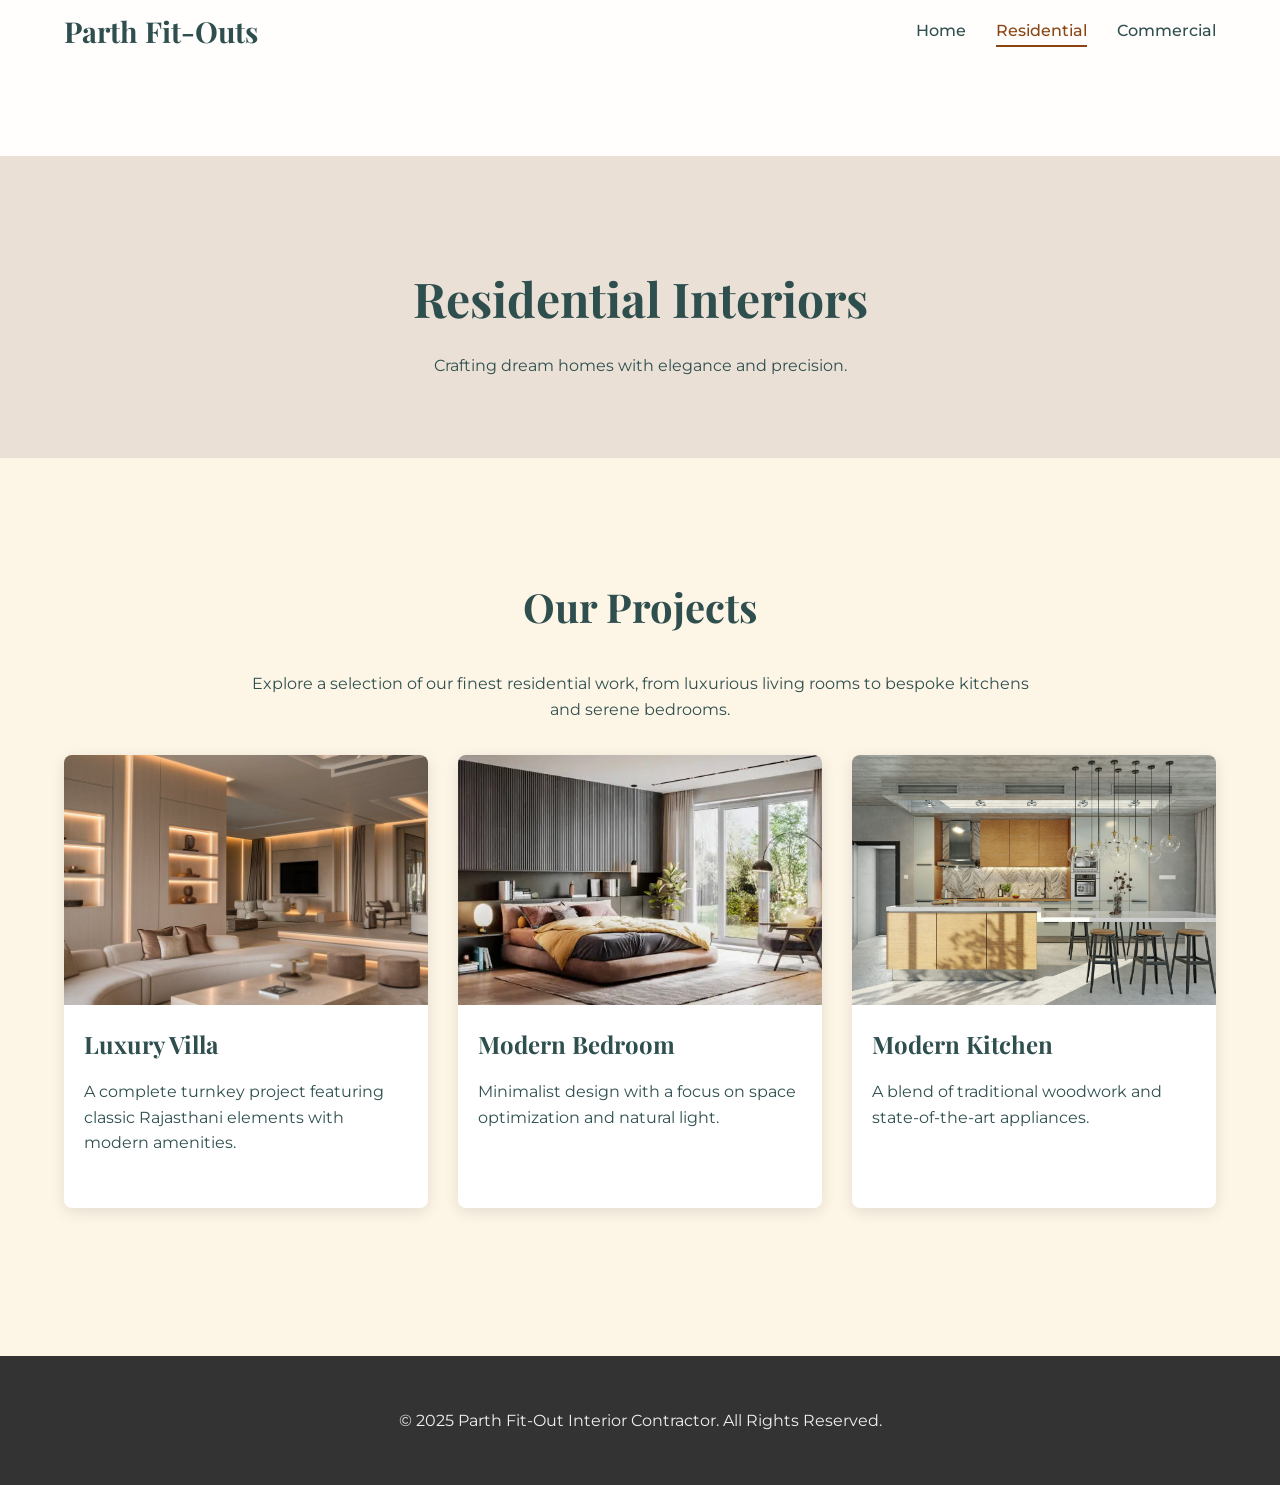
<file: home.html>
<!DOCTYPE html>
<html lang="en">
<head>
    <meta charset="UTF-8">
    <meta name="viewport" content="width=device-width, initial-scale=1.0">
    <title>Residential Interiors | Parth Fit-Outs</title>
    <link rel="stylesheet" href="styles.css">
</head>
<body>

    <header class="header">
        <nav class="navbar">
            <a href="index.html" class="logo">Parth Fit-Outs</a>
            <ul class="nav-links">
                <li><a href="index.html">Home</a></li>
                <li><a href="home.html" class="active">Residential</a></li>
                <li><a href="office.html">Commercial</a></li>
            </ul>
        </nav>
    </header>

    <main>
        <section class="page-header">
            <h1>Residential Interiors</h1>
            <p>Crafting dream homes with elegance and precision.</p>
        </section>

        <section class="content-section">
            <div class="container">
                <h2>Our Projects</h2>
                <p>Explore a selection of our finest residential work, from luxurious living rooms to bespoke kitchens and serene bedrooms.</p>
                
                <div class="portfolio-grid">

                    <div class="portfolio-item">
                        <img src="imges/p .hall.jpg" alt="Project 1 Description">
                        <div class="portfolio-info">
                            <h3>Luxury Villa</h3>
                            <p>A complete turnkey project featuring classic Rajasthani elements with modern amenities.</p>
                        </div>
                    </div>

                    <div class="portfolio-item">
                        <img src="imges/p bedroom.webp" alt="Project 2 Description">
                        <div class="portfolio-info">
                            <h3>Modern Bedroom</h3>
                            <p>Minimalist design with a focus on space optimization and natural light.</p>
                        </div>
                    </div>

                    <div class="portfolio-item">
                        <img src="imges/modern kitchen.jpg" alt="Project 3 Description">
                        <div class="portfolio-info">
                            <h3>Modern Kitchen</h3>
                            <p>A blend of traditional woodwork and state-of-the-art appliances.</p>
                        </div>
                    </div>

                    </div>
            </div>
        </section>

    </main>

    <footer class="footer">
        <div class="container">
            <p>&copy; 2025 Parth Fit-Out Interior Contractor. All Rights Reserved.</p>
        </div>
    </footer>

</body>
</html>
</file>
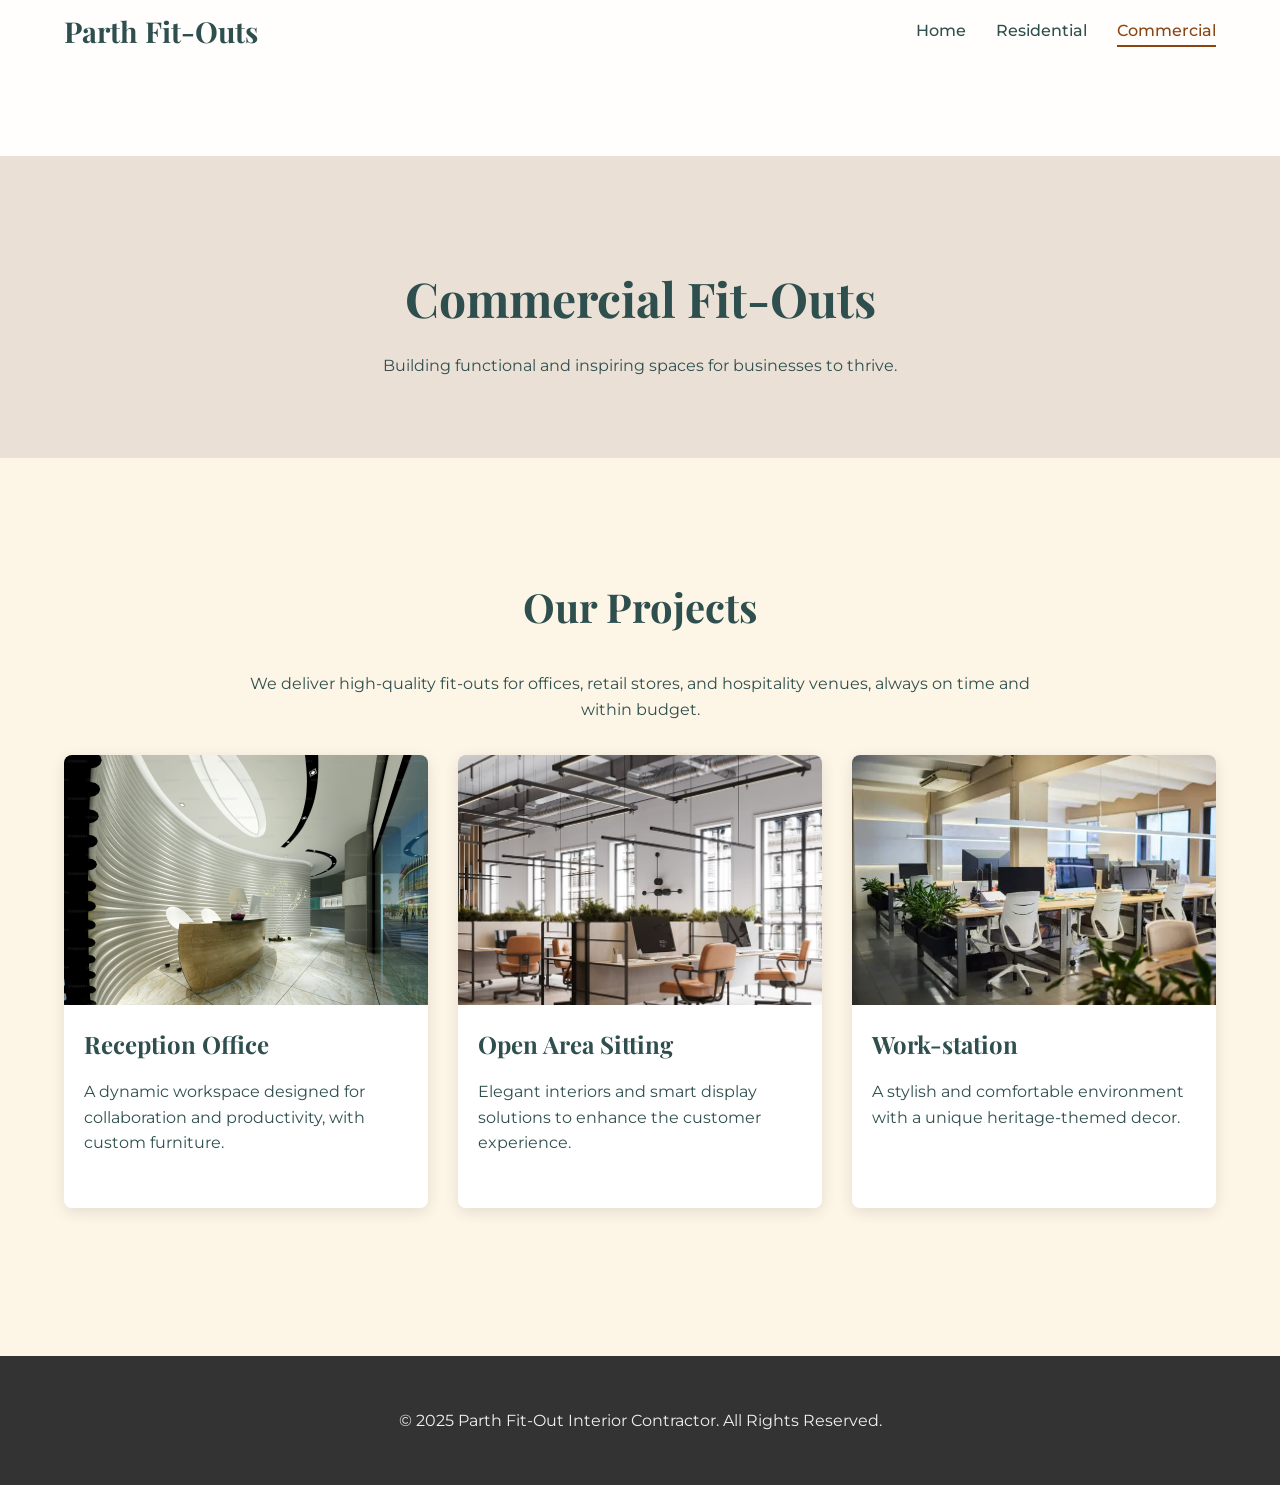
<file: office.html>
<!DOCTYPE html>
<html lang="en">
<head>
    <meta charset="UTF-8">
    <meta name="viewport" content="width=device-width, initial-scale=1.0">
    <title>Commercial Fit-Outs | Parth Fit-Outs</title>
    <link rel="stylesheet" href="styles.css">
</head>
<body>

    <header class="header">
        <nav class="navbar">
            <a href="index.html" class="logo">Parth Fit-Outs</a>
            <ul class="nav-links">
                <li><a href="index.html">Home</a></li>
                <li><a href="home.html">Residential</a></li>
                <li><a href="office.html" class="active">Commercial</a></li>
            </ul>
        </nav>
    </header>

    <main>
        <section class="page-header">
            <h1>Commercial Fit-Outs</h1>
            <p>Building functional and inspiring spaces for businesses to thrive.</p>
        </section>

        <section class="content-section">
            <div class="container">
                <h2>Our Projects</h2>
                <p>We deliver high-quality fit-outs for offices, retail stores, and hospitality venues, always on time and within budget.</p>
                
                <div class="portfolio-grid">
                    
                    <div class="portfolio-item">
                        <img src="imges/reception3.jpg" alt="Project 1 Description">
                        <div class="portfolio-info">
                            <h3>Reception Office </h3>
                            <p>A dynamic workspace designed for collaboration and productivity, with custom furniture.</p>
                        </div>
                    </div>

                    <div class="portfolio-item">
                        <img src="imges/op work3.jpg" alt="Project 2 Description">
                        <div class="portfolio-info">
                            <h3>Open Area Sitting</h3>
                            <p>Elegant interiors and smart display solutions to enhance the customer experience.</p>
                        </div>
                    </div>

                    <div class="portfolio-item">
                        <img src="imges/office.webp" alt="Project 3 Description">
                        <div class="portfolio-info">
                            <h3>Work-station</h3>
                            <p>A stylish and comfortable environment with a unique heritage-themed decor.</p>
                        </div>
                    </div>

                    </div>
            </div>
        </section>
    </main>

    <footer class="footer">
        <div class="container">
            <p>&copy; 2025 Parth Fit-Out Interior Contractor. All Rights Reserved.</p>
        </div>
    </footer>

</body>
</html>
</file>
<file: styles.css>
/* style.css */

/* --- Google Fonts --- */
@import url('https://fonts.googleapis.com/css2?family=Playfair+Display:wght@700&family=Montserrat:wght@400;500&display=swap');

/* --- Global Styles & Variables --- */
:root {
    --primary-color: #8B4513; /* Saddle Brown - for accents and CTAs */
    --secondary-color: #2F4F4F; /* Dark Slate Gray - for text and headers */
    --background-color: #FDF5E6; /* Old Lace - for a soft, warm background */
    --card-bg-color: #FFFFFF;
    --footer-bg-color: #333333;
    --font-heading: 'Playfair Display', serif;
    --font-body: 'Montserrat', sans-serif;
}

body {
    font-family: var(--font-body);
    margin: 0;
    padding: 0;
    background-color: var(--background-color);
    color: var(--secondary-color);
    line-height: 1.6;
}

.container {
    width: 90%;
    max-width: 1200px;
    margin: 0 auto;
    padding: 20px 0;
}

h1, h2, h3 {
    font-family: var(--font-heading);
    color: var(--secondary-color);
    margin-bottom: 1rem;
}

a {
    text-decoration: none;
    color: var(--primary-color);
}

img {
    max-width: 100%;
    height: auto;
}

/* --- Header & Navigation --- */
.header {
    background-color: rgba(255, 255, 255, 0.9);
    padding: 0.5rem 0;
    /* position: sticky; */
    top: 0;
    z-index: 1000;
    box-shadow: 0 2px 5px rgba(0,0,0,0.1);
    height: 140px;
    align-items: center;
    justify-content: center;
}

.navbar {
    display: flex;
    justify-content: space-between;
    align-items: center;
    /* align-items: start; */
    width: 90%;
    max-width: 1200px;
    margin: 0 auto;
}

.logo {
    font-family: var(--font-heading);
    font-size: 1.8rem;
    font-weight: 700;
    color: var(--secondary-color);
    width: 200px;
}

.nav-links {
    list-style: none;
    display: flex;
    margin: 0;
    padding: 0;
}

.nav-links li {
    margin-left: 30px;
}

.nav-links a {
    color: var(--secondary-color);
    font-weight: 500;
    font-size: 1rem;
    transition: color 0.3s ease;
}

.nav-links a:hover, .nav-links a.active {
    color: var(--primary-color);
    border-bottom: 2px solid var(--primary-color);
    padding-bottom: 5px;
}


/* --- Hero Section --- */
.hero {
    background: url('images/hero-background.jpg') no-repeat center center/cover;
    height: 80vh;
    display: flex;
    align-items: center;
    justify-content: center;
    text-align: center;
    color: white;
    position: relative;
}

.hero::after {
    content: '';
    position: absolute;
    top: 0;
    left: 0;
    width: 100%;
    height: 100%;
    background: rgba(0, 0, 0, 0.5);
}

.hero-content {
    position: relative;
    z-index: 1;
    max-width: 800px;
}

.hero h1 {
    font-size: 3.5rem;
    color: white;
    margin-bottom: 1rem;
}

.hero p {
    font-size: 1.2rem;
    margin-bottom: 2rem;
}

.btn {
    background-color: var(--primary-color);
    color: white;
    padding: 12px 25px;
    border-radius: 5px;
    font-weight: 500;
    transition: background-color 0.3s ease;
    border: none;
}

.btn:hover {
    background-color: #a0522d; /* Darker brown */
}

/* --- General Content Sections --- */
.page-header {
    text-align: center;
    padding: 4rem 0;
    background-color: #EAE0D5;
}

.page-header h1 {
    font-size: 3rem;
}

.content-section {
    padding: 4rem 0;
    text-align: center;
}

.content-section h2 {
    font-size: 2.5rem;
    margin-bottom: 2rem;
}

.content-section p {
    max-width: 800px;
    margin: 0 auto 2rem auto;
}

/* --- Service Cards (Homepage) --- */
.service-cards {
    display: flex;
    justify-content: center;
    gap: 30px;
    margin-top: 2rem;
    flex-wrap: wrap;
}

.card {
    background: var(--card-bg-color);
    border-radius: 8px;
    box-shadow: 0 4px 15px rgba(0,0,0,0.1);
    width: 350px;
    overflow: hidden;
    text-align: left;
    transition: transform 0.3s ease, box-shadow 0.3s ease;
}

.card:hover {
    transform: translateY(-10px);
    box-shadow: 0 8px 25px rgba(0,0,0,0.15);
}

.card img {
    width: 100%;
    height: 220px;
    object-fit: cover;
}

.card-content {
    padding: 25px;
}

.card h3 {
    margin-top: 0;
}

/* --- Portfolio Gallery (Residential & Commercial pages) --- */
.portfolio-grid {
    display: grid;
    grid-template-columns: repeat(auto-fit, minmax(320px, 1fr));
    gap: 30px;
    margin-top: 2rem;
}

.portfolio-item {
    background-color: var(--card-bg-color);
    border-radius: 8px;
    overflow: hidden;
    box-shadow: 0 4px 15px rgba(0,0,0,0.1);
    text-align: left;
}

.portfolio-item img {
    width: 100%;
    height: 250px;
    object-fit: cover;
    display: block;
}

.portfolio-info {
    padding: 20px;
}

.portfolio-info h3 {
    margin-top: 0;
    font-size: 1.5rem;
}

/* --- Footer --- */
.footer {
    background-color: var(--footer-bg-color);
    color: #f0f0f0;
    text-align: center;
    padding: 2rem 0;
    margin-top: 4rem;
}

.footer p {
    margin: 0;
}

/* --- Responsive Design --- */
@media (max-width: 768px) {
    .navbar {
        flex-direction: column;
    }
    .nav-links {
        margin-top: 1rem;
    }
    .nav-links li {
        margin: 0 10px;
    }
    .hero h1 {
        font-size: 2.5rem;
    }
    .service-cards {
        flex-direction: column;
        align-items: center;
    }
}
/* ADD THIS TO THE END OF YOUR style.css FILE */

.contact-container {
    display: flex;
    gap: 40px;
    flex-wrap: wrap;
    margin-top: 2rem;
    text-align: center;
    text-decoration: solid;
    text-decoration-color: darkslategray;
}
.contact-info, .contact-form {
    flex: 1;
    min-width: 300px;
}
.contact-info h3 {
    font-size: 1.8rem;
    border-bottom: 2px solid var(--primary-color);
    padding-bottom: 10px;
    margin-bottom: 1.5rem;
}
.form-group {
    margin-bottom: 1rem;
}
.form-group input, .form-group textarea {
    width: 100%;
    padding: 12px;
    border: 1px solid #ccc;
    border-radius: 5px;
    font-family: var(--font-body);
    font-size: 1rem;
    box-sizing: border-box; /* Ensures padding doesn't affect width */
}
.form-group textarea {
    resize: vertical;
    min-height: 120px;
}
/* ADD THIS TO THE END OF YOUR style.css FILE */

/* Style for the new image logo in the header */
.logo img {
    height: 100px;  /* Adjust this value to make your logo bigger or smaller */
    width: auto;
    vertical-align: middle; /* Helps align the logo with the nav links */
    background-color: wheat;
  }
/* ADD ALL OF THIS TO THE END OF your style.css FILE */

/* --- Styles for Fade-in Animation --- */
.fade-in {
    opacity: 0;
    transform: translateY(20px);
    transition: opacity 0.6s ease-out, transform 0.6s ease-out;
}

.fade-in.visible {
    opacity: 1;
    transform: translateY(0);
}


/* --- Styles for Mobile Navigation & Hamburger --- */
.hamburger-menu {
    display: none; /* Hidden by default on large screens */
    cursor: pointer;
    flex-direction: column;
    justify-content: space-around;
    width: 25px;
    height: 21px;
}

.hamburger-menu span {
    width: 100%;
    height: 3px;
    background-color: var(--secondary-color);
    border-radius: 5px;
    transition: all 0.3s ease-in-out;
}
.Unmatched{
  font-weight: bolder;
}

/* Responsive styles for screens smaller than 768px */
@media (max-width: 768px) {
    .nav-links {
        position: absolute;
        top: 70px; /* Adjust based on your header height */
        right: 0;
        background-color: rgba(255, 255, 255, 0.98);
        width: 100%;
        flex-direction: column;
        align-items: center;
        max-height: 0;
        overflow: hidden;
        transition: max-height 0.4s ease-in-out;
        box-shadow: 0 4px 6px rgba(0,0,0,0.1);
    }
    
    .nav-links.active {
        max-height: 300px; /* Or enough height to show all links */
    }

    .nav-links li {
        margin: 0;
        width: 100%;
        text-align: center;
    }

    .nav-links a {
        padding: 1.5rem 0;
        display: block;
        width: 100%;
        border-bottom: none;
    }
    
    .nav-links a:hover {
        background-color: #f0f0f0;
        border-bottom: none;
    }

    .hamburger-menu {
        display: flex; /* Show the hamburger on small screens */
    }

    /* Animate hamburger to an 'X' shape when active */
    .hamburger-menu.active span:nth-child(1) {
        transform: rotate(45deg) translate(5px, 5px);
    }
    
    .hamburger-menu.active span:nth-child(2) {
        opacity: 0;
    }

    .hamburger-menu.active span:nth-child(3) {
        transform: rotate(-45deg) translate(5px, -5px);
    }
}
</file>
